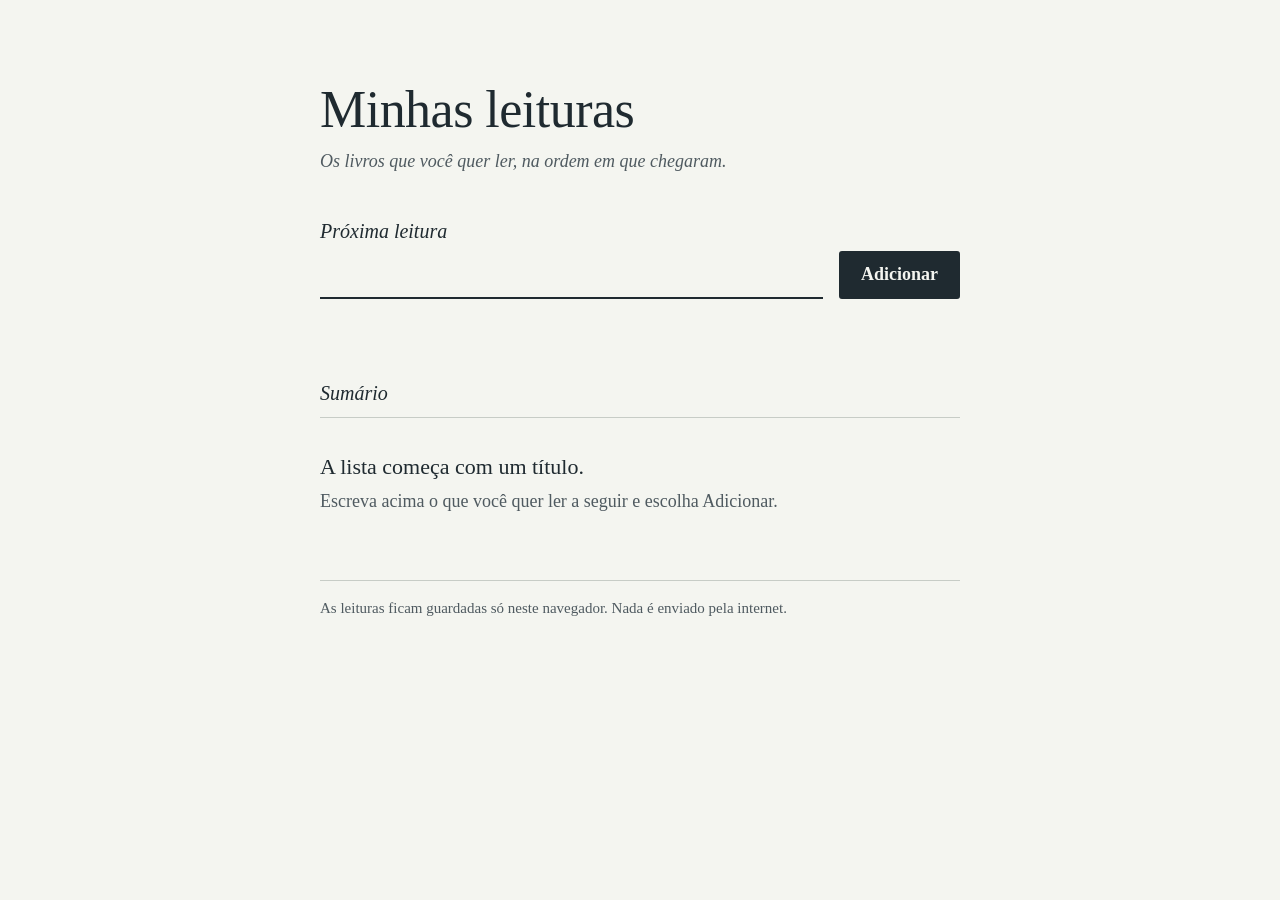
<file: examples/vs01-leituras/app/index.html>
<!doctype html>
<html lang="pt-BR">
<head>
  <meta charset="utf-8">
  <meta name="viewport" content="width=device-width, initial-scale=1">
  <meta name="description" content="Lista de leituras local: adicione títulos e marque o que já leu. Os dados ficam só neste navegador.">
  <title>Minhas leituras</title>
  <link rel="stylesheet" href="styles.css">
  <script src="app.js" defer></script>
</head>
<body>
  <!--
    Contrato com o teste E2E (TEST-003 a TEST-005). Mudar um destes IDs exige mudar o teste:
      #reading-form     formulário de adicionar
      #reading-title    campo do título (rótulo: "Próxima leitura")
      #reading-submit   botão Adicionar
      #reading-error    erro de validação, aria-live (FR-004)
      #storage-error    erro de armazenamento, role="alert" (FR-005)
      #reading-status   anúncios de sucesso, role="status"
      #reading-list     lista; cada item é li.entry[data-id] com input.entry-check (FR-003)
      #reading-summary  contagem "N para ler, N lidas"
      #empty-state      estado vazio
  -->
  <main class="page">
    <header class="masthead">
      <h1>Minhas leituras</h1>
      <p class="lede">Os livros que você quer ler, na ordem em que chegaram.</p>
    </header>

    <div id="storage-error" class="notice" role="alert" hidden></div>

    <form id="reading-form" class="add-form" novalidate>
      <label class="add-label" for="reading-title">Próxima leitura</label>
      <div class="add-row">
        <input id="reading-title" class="add-input" name="title" type="text" maxlength="200"
               autocomplete="off" required aria-required="true" aria-describedby="reading-error">
        <button id="reading-submit" class="button" type="submit">Adicionar</button>
      </div>
      <p id="reading-error" class="field-error" aria-live="assertive"></p>
    </form>

    <section class="contents" aria-labelledby="contents-title">
      <div class="contents-head">
        <h2 id="contents-title">Sumário</h2>
        <p id="reading-summary" class="summary"></p>
      </div>
      <ul id="reading-list" class="entries"></ul>
      <div id="empty-state" class="empty" hidden>
        <p class="empty-title">A lista começa com um título.</p>
        <p>Escreva acima o que você quer ler a seguir e escolha Adicionar.</p>
      </div>
      <noscript>
        <p class="notice">Esta lista precisa de JavaScript para guardar as leituras neste navegador.</p>
      </noscript>
    </section>

    <p id="reading-status" class="visually-hidden" role="status" aria-live="polite"></p>

    <footer class="colophon">
      <p>As leituras ficam guardadas só neste navegador. Nada é enviado pela internet.</p>
    </footer>
  </main>
</body>
</html>
</file>
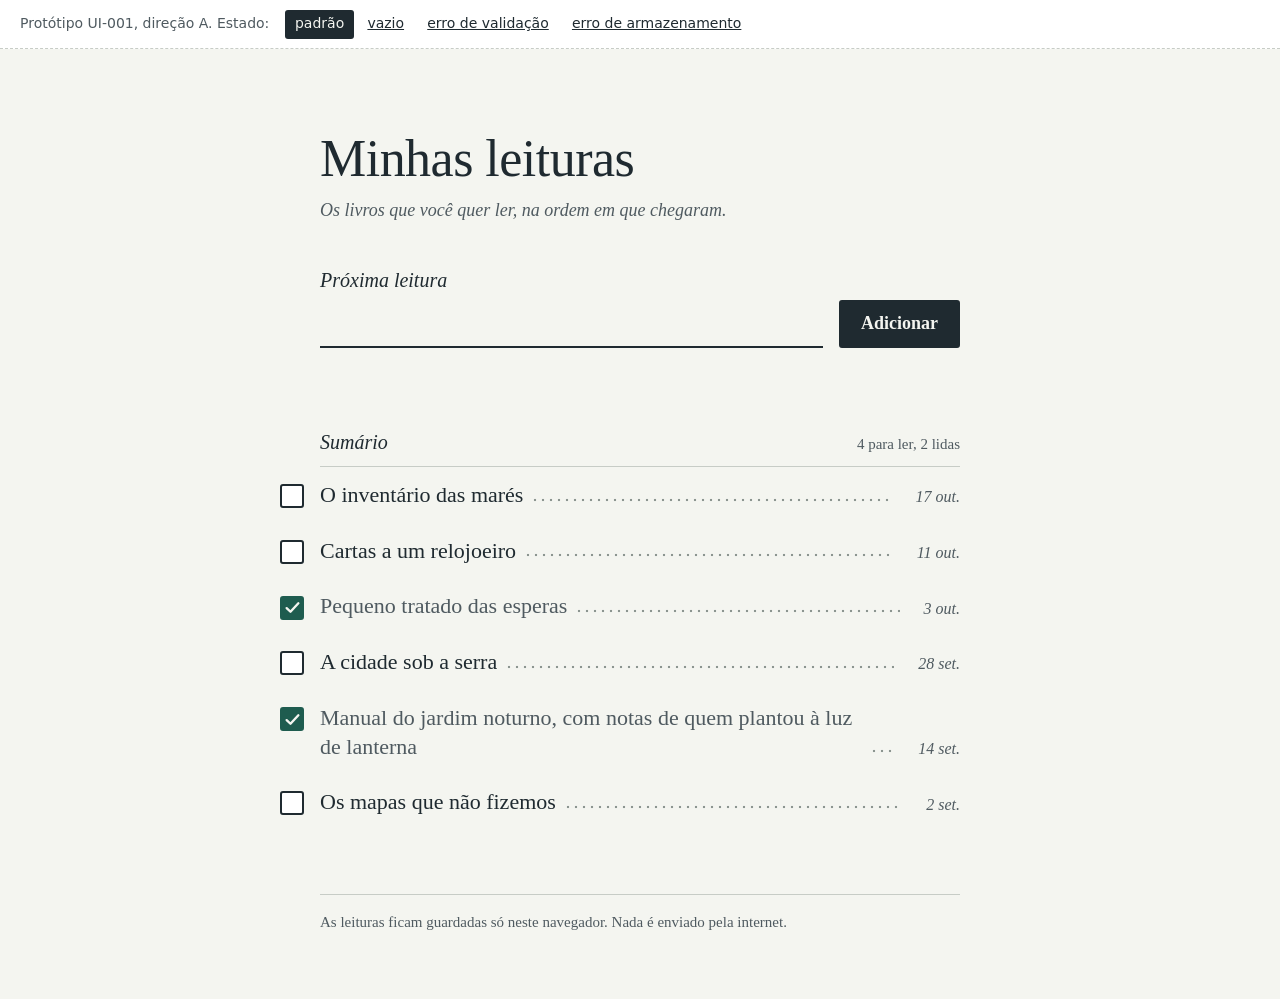
<file: examples/vs01-leituras/prototype/index.html>
<!doctype html>
<html lang="pt-BR" data-state="default">
<head>
  <meta charset="utf-8">
  <meta name="viewport" content="width=device-width, initial-scale=1">
  <title>Protótipo UI-001: Minhas leituras</title>
  <style>
/* Direção A (Sumário). Cópia congelada dos estilos para o protótipo; tokens em tokens.json. */

:root {
  --color-surface-page: #f4f5f0;
  --color-surface-raised: #ffffff;
  --color-surface-error: #f8e6e2;
  --color-surface-highlight: #e3ee9e;
  --color-text-primary: #1f2a30;
  --color-text-muted: #4f5a60;
  --color-text-inverse: #f4f5f0;
  --color-text-error: #a12a1f;
  --color-border-control: #1f2a30;
  --color-border-subtle: #c7ccc6;
  --color-border-error: #a12a1f;
  --color-decor-leader: #8c9590;
  --color-accent: #1e5c4f;
  --color-focus: #1e5c4f;

  --font-serif: "Iowan Old Style", "Palatino Linotype", Palatino, "URW Palladio L", P052, "Book Antiqua", Georgia, serif;
  --size-measure: 40rem;
  --size-check: 1.5rem;
  --border-control: 2px;
  --border-focus: 3px;
  --radius: 3px;
  --motion-highlight: 1400ms;

  color-scheme: light;
}

*,
*::before,
*::after {
  box-sizing: border-box;
}

html {
  -webkit-text-size-adjust: 100%;
  text-size-adjust: 100%;
}

body {
  margin: 0;
  background: var(--color-surface-page);
  color: var(--color-text-primary);
  font-family: var(--font-serif);
  font-size: 1.125rem;
  line-height: 1.55;
  font-variant-numeric: oldstyle-nums;
}

.visually-hidden {
  position: absolute;
  width: 1px;
  height: 1px;
  margin: -1px;
  padding: 0;
  overflow: hidden;
  clip: rect(0 0 0 0);
  clip-path: inset(50%);
  white-space: nowrap;
  border: 0;
}

:focus-visible {
  outline: var(--border-focus) solid var(--color-focus);
  outline-offset: 3px;
}

/* ---- Página ---------------------------------------------------------- */

.page {
  max-width: calc(var(--size-measure) + 2.5rem);
  margin: 0 auto;
  padding: 3rem 1.25rem 4rem;
}

.masthead h1 {
  margin: 0;
  font-size: 2.375rem;
  font-weight: 400;
  line-height: 1.15;
  letter-spacing: -0.01em;
}

.lede {
  margin: 0.5rem 0 0;
  color: var(--color-text-muted);
  font-style: italic;
}

/* ---- Aviso de armazenamento (FR-005) ---------------------------------- */

.notice {
  margin: 2rem 0 0;
  padding: 0.75rem 1rem;
  border-left: 4px solid var(--color-border-error);
  background: var(--color-surface-error);
  color: var(--color-text-primary);
}

.notice[hidden] {
  display: none;
}

.notice strong {
  color: var(--color-text-error);
}

.notice p {
  margin: 0;
}

.notice p + p {
  margin-top: 0.25rem;
}

/* ---- Formulário (FR-001, FR-004) -------------------------------------- */

.add-form {
  margin-top: 2.5rem;
}

.add-label {
  display: block;
  font-size: 1.25rem;
  font-style: italic;
}

.add-row {
  display: flex;
  flex-wrap: wrap;
  align-items: flex-end;
  gap: 0.75rem 1rem;
  margin-top: 0.25rem;
}

.add-input {
  flex: 1 1 10rem;
  min-width: 0;
  padding: 0.35rem 0;
  border: 0;
  border-bottom: var(--border-control) solid var(--color-border-control);
  border-radius: 0;
  background: transparent;
  color: inherit;
  font: inherit;
  font-size: 1.375rem;
  line-height: 1.3;
}

.add-input:focus-visible {
  outline-offset: 4px;
}

.add-input[aria-invalid="true"] {
  border-bottom-color: var(--color-border-error);
}

.button {
  flex: 0 0 auto;
  min-height: 2.75rem;
  padding: 0.5rem 1.25rem;
  border: var(--border-control) solid var(--color-border-control);
  border-radius: var(--radius);
  background: var(--color-border-control);
  color: var(--color-text-inverse);
  font: inherit;
  font-weight: 600;
  cursor: pointer;
}

.button:hover {
  background: var(--color-accent);
  border-color: var(--color-accent);
}

.field-error {
  min-height: 1.55em;
  margin: 0.5rem 0 0;
  color: var(--color-text-error);
  font-size: 0.9375rem;
}

/* ---- Sumário (a lista) ------------------------------------------------ */

.contents {
  margin-top: 3rem;
}

.contents-head {
  display: flex;
  flex-wrap: wrap;
  align-items: baseline;
  justify-content: space-between;
  gap: 0.25rem 1rem;
  padding-bottom: 0.5rem;
  border-bottom: 1px solid var(--color-border-subtle);
}

.contents-head h2 {
  margin: 0;
  font-size: 1.25rem;
  font-style: italic;
  font-weight: 400;
}

.summary {
  margin: 0;
  color: var(--color-text-muted);
  font-size: 0.9375rem;
}

.entries {
  margin: 0;
  padding: 0;
  list-style: none;
}

.entry {
  display: grid;
  grid-template-columns: var(--size-check) minmax(0, 1fr) auto;
  align-items: end;
  column-gap: 0.75rem;
  padding: 0.85rem 0;
}

.entry-check {
  appearance: none;
  -webkit-appearance: none;
  align-self: start;
  width: var(--size-check);
  height: var(--size-check);
  margin: 0.2rem 0 0;
  border: var(--border-control) solid var(--color-border-control);
  border-radius: var(--radius);
  background: var(--color-surface-raised) center / 1.05rem no-repeat;
  cursor: pointer;
}

.entry-check:checked {
  border-color: var(--color-accent);
  background-color: var(--color-accent);
  background-image: url("data:image/svg+xml,%3Csvg xmlns='http://www.w3.org/2000/svg' viewBox='0 0 16 16'%3E%3Cpath d='M2.5 8.6l3.6 3.4 7.4-8' fill='none' stroke='%23f4f5f0' stroke-width='2.2' stroke-linecap='round' stroke-linejoin='round'/%3E%3C/svg%3E");
}

.entry-line {
  display: flex;
  align-items: flex-end;
  min-width: 0;
}

.entry-title {
  flex: 0 1 auto;
  min-width: 0;
  font-size: 1.1875rem;
  line-height: 1.3;
  overflow-wrap: anywhere;
  cursor: pointer;
  box-decoration-break: clone;
  -webkit-box-decoration-break: clone;
}

.entry-leader {
  flex: 1 1 1.5rem;
  min-width: 1.5rem;
  height: 1.3em;
  margin: 0 0.5rem;
  background-image: radial-gradient(circle, var(--color-decor-leader) 1.1px, transparent 1.6px);
  background-position: left bottom 0.32em;
  background-repeat: repeat-x;
  background-size: 0.5rem 0.5rem;
}

.entry-date {
  color: var(--color-text-muted);
  font-size: 0.875rem;
  font-style: italic;
  white-space: nowrap;
  line-height: 1.3;
  padding-bottom: 0.1em;
}

.entry.is-done .entry-title {
  color: var(--color-text-muted);
}

.entry.is-new .entry-title {
  animation: marca-texto var(--motion-highlight) ease-out 1;
}

@keyframes marca-texto {
  from {
    background-color: var(--color-surface-highlight);
  }

  60% {
    background-color: var(--color-surface-highlight);
  }

  to {
    background-color: transparent;
  }
}

/* ---- Vazio ------------------------------------------------------------ */

.empty {
  padding: 2rem 0 0;
}

.empty[hidden] {
  display: none;
}

.empty-title {
  margin: 0;
  font-size: 1.375rem;
}

.empty p:not(.empty-title) {
  margin: 0.25rem 0 0;
  color: var(--color-text-muted);
}

/* ---- Rodapé ----------------------------------------------------------- */

.colophon {
  margin-top: 4rem;
  padding-top: 1rem;
  border-top: 1px solid var(--color-border-subtle);
  color: var(--color-text-muted);
  font-size: 0.9375rem;
}

.colophon p {
  margin: 0;
}

/* ---- Telas largas: título maior e marcação na margem ------------------- */

@media (min-width: 56rem) {
  .page {
    padding-top: 5rem;
  }

  .masthead h1 {
    font-size: 3.25rem;
  }

  .entries {
    margin-left: calc(-1 * (var(--size-check) + 1rem));
  }

  .entry {
    column-gap: 1rem;
  }

  .entry-title {
    font-size: 1.375rem;
  }

  .entry-date {
    font-size: 1rem;
  }
}

@media (prefers-reduced-motion: reduce) {
  *,
  *::before,
  *::after {
    animation: none !important;
    transition: none !important;
    scroll-behavior: auto !important;
  }
}

@media (forced-colors: active) {
  .entry-check:checked {
    background-image: none;
    background-color: CanvasText;
  }

  .entry-leader {
    background-image: none;
  }
}

/* ---- Só do protótipo: barra de estados e troca de estado ------------- */

.proto-bar {
  display: flex;
  flex-wrap: wrap;
  align-items: center;
  gap: 0.25rem 1rem;
  padding: 0.6rem 1.25rem;
  border-bottom: 1px dashed var(--color-border-subtle);
  background: var(--color-surface-raised);
  color: var(--color-text-muted);
  font: 0.875rem/1.4 system-ui, -apple-system, "Segoe UI", Roboto, sans-serif;
}

.proto-bar p {
  margin: 0;
}

.proto-bar ul {
  display: flex;
  flex-wrap: wrap;
  gap: 0.25rem;
  margin: 0;
  padding: 0;
  list-style: none;
}

.proto-bar a {
  display: inline-block;
  padding: 0.3rem 0.6rem;
  border-radius: var(--radius);
  color: var(--color-text-primary);
}

.proto-bar a[aria-current="page"] {
  background: var(--color-border-control);
  color: var(--color-text-inverse);
  text-decoration: none;
}

.only-empty,
.only-error,
.only-storage {
  display: none;
}

[data-state="empty"] .only-empty,
[data-state="error"] .only-error,
[data-state="storage-error"] .only-storage {
  display: revert;
}

[data-state="empty"] .not-empty {
  display: none;
}

[data-state="error"] .add-input {
  border-bottom-color: var(--color-border-error);
}
  </style>
</head>
<body>
  <nav class="proto-bar" aria-label="Estados do protótipo">
    <p>Protótipo UI-001, direção A. Estado:</p>
    <ul>
      <li><a href="?state=default" data-state-link="default">padrão</a></li>
      <li><a href="?state=empty" data-state-link="empty">vazio</a></li>
      <li><a href="?state=error" data-state-link="error">erro de validação</a></li>
      <li><a href="?state=storage-error" data-state-link="storage-error">erro de armazenamento</a></li>
    </ul>
  </nav>

  <main class="page">
    <header class="masthead">
      <h1>Minhas leituras</h1>
      <p class="lede">Os livros que você quer ler, na ordem em que chegaram.</p>
    </header>

    <div class="notice only-storage" role="alert">
      <p><strong>Não foi possível salvar “Bordado para dias de chuva”.</strong></p>
      <p>O navegador recusou a gravação: o armazenamento local pode estar cheio ou bloqueado. A leitura não foi adicionada; o título continua no campo.</p>
    </div>

    <form class="add-form" id="proto-form" novalidate>
      <label class="add-label" for="proto-title">Próxima leitura</label>
      <div class="add-row">
        <input id="proto-title" class="add-input" type="text" maxlength="200" autocomplete="off"
               required aria-required="true" aria-describedby="proto-error">
        <button class="button" type="submit">Adicionar</button>
      </div>
      <p id="proto-error" class="field-error" aria-live="assertive"><span class="only-error">Escreva um título antes de adicionar. Espaços em branco não contam.</span></p>
    </form>

    <section class="contents" aria-labelledby="contents-title">
      <div class="contents-head">
        <h2 id="contents-title">Sumário</h2>
        <p class="summary not-empty">4 para ler, 2 lidas</p>
      </div>

      <ul class="entries not-empty">
        <li class="entry">
          <input class="entry-check" type="checkbox" id="p1">
          <div class="entry-line"><label class="entry-title" for="p1">O inventário das marés</label><span class="entry-leader" aria-hidden="true"></span></div>
          <time class="entry-date" datetime="2026-10-17"><span class="visually-hidden">adicionada em </span>17 out.</time>
        </li>
        <li class="entry">
          <input class="entry-check" type="checkbox" id="p2">
          <div class="entry-line"><label class="entry-title" for="p2">Cartas a um relojoeiro</label><span class="entry-leader" aria-hidden="true"></span></div>
          <time class="entry-date" datetime="2026-10-11"><span class="visually-hidden">adicionada em </span>11 out.</time>
        </li>
        <li class="entry is-done">
          <input class="entry-check" type="checkbox" id="p3" checked>
          <div class="entry-line"><label class="entry-title" for="p3">Pequeno tratado das esperas</label><span class="entry-leader" aria-hidden="true"></span></div>
          <time class="entry-date" datetime="2026-10-03"><span class="visually-hidden">adicionada em </span>3 out.</time>
        </li>
        <li class="entry">
          <input class="entry-check" type="checkbox" id="p4">
          <div class="entry-line"><label class="entry-title" for="p4">A cidade sob a serra</label><span class="entry-leader" aria-hidden="true"></span></div>
          <time class="entry-date" datetime="2026-09-28"><span class="visually-hidden">adicionada em </span>28 set.</time>
        </li>
        <li class="entry is-done">
          <input class="entry-check" type="checkbox" id="p5" checked>
          <div class="entry-line"><label class="entry-title" for="p5">Manual do jardim noturno, com notas de quem plantou à luz de lanterna</label><span class="entry-leader" aria-hidden="true"></span></div>
          <time class="entry-date" datetime="2026-09-14"><span class="visually-hidden">adicionada em </span>14 set.</time>
        </li>
        <li class="entry">
          <input class="entry-check" type="checkbox" id="p6">
          <div class="entry-line"><label class="entry-title" for="p6">Os mapas que não fizemos</label><span class="entry-leader" aria-hidden="true"></span></div>
          <time class="entry-date" datetime="2026-09-02"><span class="visually-hidden">adicionada em </span>2 set.</time>
        </li>
      </ul>

      <div class="empty only-empty">
        <p class="empty-title">A lista começa com um título.</p>
        <p>Escreva acima o que você quer ler a seguir e escolha Adicionar.</p>
      </div>
    </section>

    <footer class="colophon">
      <p>As leituras ficam guardadas só neste navegador. Nada é enviado pela internet.</p>
    </footer>
  </main>

  <script>
    (function () {
      var allowed = ["default", "empty", "error", "storage-error"];
      var asked = new URLSearchParams(window.location.search).get("state");
      var state = allowed.indexOf(asked) >= 0 ? asked : "default";
      document.documentElement.setAttribute("data-state", state);
      var links = document.querySelectorAll("[data-state-link]");
      for (var i = 0; i < links.length; i += 1) {
        if (links[i].getAttribute("data-state-link") === state) {
          links[i].setAttribute("aria-current", "page");
        }
      }
      var input = document.getElementById("proto-title");
      if (state === "error") {
        input.setAttribute("aria-invalid", "true");
      }
      if (state === "storage-error") {
        input.value = "Bordado para dias de chuva";
      }
      // Protótipo estático: o formulário não grava nada.
      document.getElementById("proto-form").addEventListener("submit", function (event) {
        event.preventDefault();
      });
    })();
  </script>
</body>
</html>
</file>
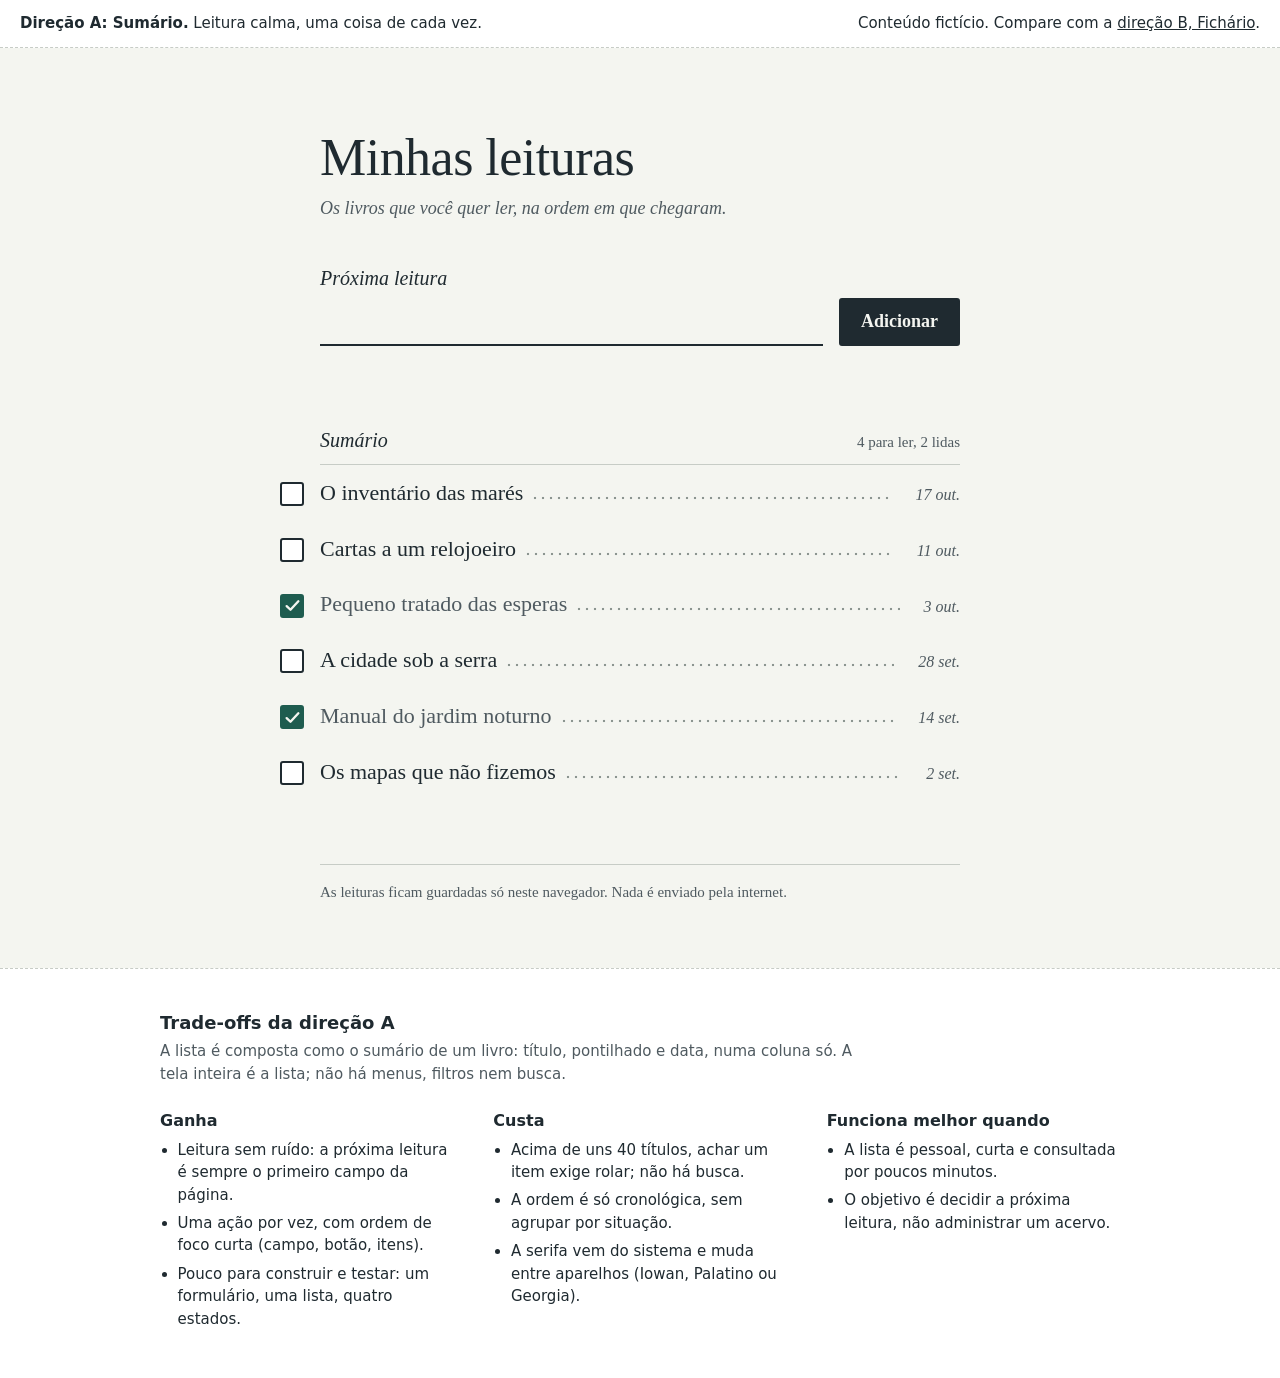
<file: examples/vs01-leituras/directions/A-editorial.html>
<!doctype html>
<html lang="pt-BR">
<head>
  <meta charset="utf-8">
  <meta name="viewport" content="width=device-width, initial-scale=1">
  <title>Direção A: Sumário</title>
  <style>
/* Direção A (Sumário). Mesmos estilos do protótipo; tokens em ../prototype/tokens.json. */

:root {
  --color-surface-page: #f4f5f0;
  --color-surface-raised: #ffffff;
  --color-surface-error: #f8e6e2;
  --color-surface-highlight: #e3ee9e;
  --color-text-primary: #1f2a30;
  --color-text-muted: #4f5a60;
  --color-text-inverse: #f4f5f0;
  --color-text-error: #a12a1f;
  --color-border-control: #1f2a30;
  --color-border-subtle: #c7ccc6;
  --color-border-error: #a12a1f;
  --color-decor-leader: #8c9590;
  --color-accent: #1e5c4f;
  --color-focus: #1e5c4f;

  --font-serif: "Iowan Old Style", "Palatino Linotype", Palatino, "URW Palladio L", P052, "Book Antiqua", Georgia, serif;
  --size-measure: 40rem;
  --size-check: 1.5rem;
  --border-control: 2px;
  --border-focus: 3px;
  --radius: 3px;
  --motion-highlight: 1400ms;

  color-scheme: light;
}

*,
*::before,
*::after {
  box-sizing: border-box;
}

html {
  -webkit-text-size-adjust: 100%;
  text-size-adjust: 100%;
}

body {
  margin: 0;
  background: var(--color-surface-page);
  color: var(--color-text-primary);
  font-family: var(--font-serif);
  font-size: 1.125rem;
  line-height: 1.55;
  font-variant-numeric: oldstyle-nums;
}

.visually-hidden {
  position: absolute;
  width: 1px;
  height: 1px;
  margin: -1px;
  padding: 0;
  overflow: hidden;
  clip: rect(0 0 0 0);
  clip-path: inset(50%);
  white-space: nowrap;
  border: 0;
}

:focus-visible {
  outline: var(--border-focus) solid var(--color-focus);
  outline-offset: 3px;
}

/* ---- Página ---------------------------------------------------------- */

.page {
  max-width: calc(var(--size-measure) + 2.5rem);
  margin: 0 auto;
  padding: 3rem 1.25rem 4rem;
}

.masthead h1 {
  margin: 0;
  font-size: 2.375rem;
  font-weight: 400;
  line-height: 1.15;
  letter-spacing: -0.01em;
}

.lede {
  margin: 0.5rem 0 0;
  color: var(--color-text-muted);
  font-style: italic;
}

/* ---- Aviso de armazenamento (FR-005) ---------------------------------- */

.notice {
  margin: 2rem 0 0;
  padding: 0.75rem 1rem;
  border-left: 4px solid var(--color-border-error);
  background: var(--color-surface-error);
  color: var(--color-text-primary);
}

.notice[hidden] {
  display: none;
}

.notice strong {
  color: var(--color-text-error);
}

.notice p {
  margin: 0;
}

.notice p + p {
  margin-top: 0.25rem;
}

/* ---- Formulário (FR-001, FR-004) -------------------------------------- */

.add-form {
  margin-top: 2.5rem;
}

.add-label {
  display: block;
  font-size: 1.25rem;
  font-style: italic;
}

.add-row {
  display: flex;
  flex-wrap: wrap;
  align-items: flex-end;
  gap: 0.75rem 1rem;
  margin-top: 0.25rem;
}

.add-input {
  flex: 1 1 10rem;
  min-width: 0;
  padding: 0.35rem 0;
  border: 0;
  border-bottom: var(--border-control) solid var(--color-border-control);
  border-radius: 0;
  background: transparent;
  color: inherit;
  font: inherit;
  font-size: 1.375rem;
  line-height: 1.3;
}

.add-input:focus-visible {
  outline-offset: 4px;
}

.add-input[aria-invalid="true"] {
  border-bottom-color: var(--color-border-error);
}

.button {
  flex: 0 0 auto;
  min-height: 2.75rem;
  padding: 0.5rem 1.25rem;
  border: var(--border-control) solid var(--color-border-control);
  border-radius: var(--radius);
  background: var(--color-border-control);
  color: var(--color-text-inverse);
  font: inherit;
  font-weight: 600;
  cursor: pointer;
}

.button:hover {
  background: var(--color-accent);
  border-color: var(--color-accent);
}

.field-error {
  min-height: 1.55em;
  margin: 0.5rem 0 0;
  color: var(--color-text-error);
  font-size: 0.9375rem;
}

/* ---- Sumário (a lista) ------------------------------------------------ */

.contents {
  margin-top: 3rem;
}

.contents-head {
  display: flex;
  flex-wrap: wrap;
  align-items: baseline;
  justify-content: space-between;
  gap: 0.25rem 1rem;
  padding-bottom: 0.5rem;
  border-bottom: 1px solid var(--color-border-subtle);
}

.contents-head h2 {
  margin: 0;
  font-size: 1.25rem;
  font-style: italic;
  font-weight: 400;
}

.summary {
  margin: 0;
  color: var(--color-text-muted);
  font-size: 0.9375rem;
}

.entries {
  margin: 0;
  padding: 0;
  list-style: none;
}

.entry {
  display: grid;
  grid-template-columns: var(--size-check) minmax(0, 1fr) auto;
  align-items: end;
  column-gap: 0.75rem;
  padding: 0.85rem 0;
}

.entry-check {
  appearance: none;
  -webkit-appearance: none;
  align-self: start;
  width: var(--size-check);
  height: var(--size-check);
  margin: 0.2rem 0 0;
  border: var(--border-control) solid var(--color-border-control);
  border-radius: var(--radius);
  background: var(--color-surface-raised) center / 1.05rem no-repeat;
  cursor: pointer;
}

.entry-check:checked {
  border-color: var(--color-accent);
  background-color: var(--color-accent);
  background-image: url("data:image/svg+xml,%3Csvg xmlns='http://www.w3.org/2000/svg' viewBox='0 0 16 16'%3E%3Cpath d='M2.5 8.6l3.6 3.4 7.4-8' fill='none' stroke='%23f4f5f0' stroke-width='2.2' stroke-linecap='round' stroke-linejoin='round'/%3E%3C/svg%3E");
}

.entry-line {
  display: flex;
  align-items: flex-end;
  min-width: 0;
}

.entry-title {
  flex: 0 1 auto;
  min-width: 0;
  font-size: 1.1875rem;
  line-height: 1.3;
  overflow-wrap: anywhere;
  cursor: pointer;
  box-decoration-break: clone;
  -webkit-box-decoration-break: clone;
}

.entry-leader {
  flex: 1 1 1.5rem;
  min-width: 1.5rem;
  height: 1.3em;
  margin: 0 0.5rem;
  background-image: radial-gradient(circle, var(--color-decor-leader) 1.1px, transparent 1.6px);
  background-position: left bottom 0.32em;
  background-repeat: repeat-x;
  background-size: 0.5rem 0.5rem;
}

.entry-date {
  color: var(--color-text-muted);
  font-size: 0.875rem;
  font-style: italic;
  white-space: nowrap;
  line-height: 1.3;
  padding-bottom: 0.1em;
}

.entry.is-done .entry-title {
  color: var(--color-text-muted);
}

.entry.is-new .entry-title {
  animation: marca-texto var(--motion-highlight) ease-out 1;
}

@keyframes marca-texto {
  from {
    background-color: var(--color-surface-highlight);
  }

  60% {
    background-color: var(--color-surface-highlight);
  }

  to {
    background-color: transparent;
  }
}

/* ---- Vazio ------------------------------------------------------------ */

.empty {
  padding: 2rem 0 0;
}

.empty[hidden] {
  display: none;
}

.empty-title {
  margin: 0;
  font-size: 1.375rem;
}

.empty p:not(.empty-title) {
  margin: 0.25rem 0 0;
  color: var(--color-text-muted);
}

/* ---- Rodapé ----------------------------------------------------------- */

.colophon {
  margin-top: 4rem;
  padding-top: 1rem;
  border-top: 1px solid var(--color-border-subtle);
  color: var(--color-text-muted);
  font-size: 0.9375rem;
}

.colophon p {
  margin: 0;
}

/* ---- Telas largas: título maior e marcação na margem ------------------- */

@media (min-width: 56rem) {
  .page {
    padding-top: 5rem;
  }

  .masthead h1 {
    font-size: 3.25rem;
  }

  .entries {
    margin-left: calc(-1 * (var(--size-check) + 1rem));
  }

  .entry {
    column-gap: 1rem;
  }

  .entry-title {
    font-size: 1.375rem;
  }

  .entry-date {
    font-size: 1rem;
  }
}

@media (prefers-reduced-motion: reduce) {
  *,
  *::before,
  *::after {
    animation: none !important;
    transition: none !important;
    scroll-behavior: auto !important;
  }
}

@media (forced-colors: active) {
  .entry-check:checked {
    background-image: none;
    background-color: CanvasText;
  }

  .entry-leader {
    background-image: none;
  }
}

/* ---- Moldura de revisão (não faz parte da tela proposta) ------------- */

.review {
  font: 0.9375rem/1.5 system-ui, -apple-system, "Segoe UI", Roboto, sans-serif;
  color: var(--color-text-primary);
  background: var(--color-surface-raised);
}

.review a {
  color: inherit;
}

.review-top {
  display: flex;
  flex-wrap: wrap;
  justify-content: space-between;
  gap: 0.25rem 1.5rem;
  padding: 0.75rem 1.25rem;
  border-bottom: 1px dashed var(--color-border-subtle);
}

.review-top p {
  margin: 0;
}

.tradeoffs {
  border-top: 1px dashed var(--color-border-subtle);
  padding: 2.5rem 1.25rem 3rem;
}

.tradeoffs-inner {
  max-width: 60rem;
  margin: 0 auto;
}

.tradeoffs h2 {
  margin: 0 0 0.25rem;
  font-size: 1.125rem;
}

.tradeoffs-intro {
  max-width: 44rem;
  margin: 0 0 1.5rem;
  color: var(--color-text-muted);
}

.tradeoffs-grid {
  display: grid;
  grid-template-columns: repeat(auto-fit, minmax(16rem, 1fr));
  gap: 1.5rem 2.5rem;
}

.tradeoffs h3 {
  margin: 0 0 0.35rem;
  font-size: 1rem;
}

.tradeoffs ul {
  margin: 0;
  padding-left: 1.1rem;
}

.tradeoffs li + li {
  margin-top: 0.35rem;
}
  </style>
</head>
<body>
  <div class="review">
    <div class="review-top">
      <p><strong>Direção A: Sumário.</strong> Leitura calma, uma coisa de cada vez.</p>
      <p>Conteúdo fictício. Compare com a <a href="B-biblioteca.html">direção B, Fichário</a>.</p>
    </div>
  </div>

  <main class="page" aria-label="Tela proposta">
    <header class="masthead">
      <h1>Minhas leituras</h1>
      <p class="lede">Os livros que você quer ler, na ordem em que chegaram.</p>
    </header>

    <form class="add-form" onsubmit="return false">
      <label class="add-label" for="a-title">Próxima leitura</label>
      <div class="add-row">
        <input id="a-title" class="add-input" type="text" autocomplete="off">
        <button class="button" type="submit">Adicionar</button>
      </div>
      <p class="field-error"></p>
    </form>

    <section class="contents" aria-labelledby="a-contents">
      <div class="contents-head">
        <h2 id="a-contents">Sumário</h2>
        <p class="summary">4 para ler, 2 lidas</p>
      </div>
      <ul class="entries">
        <li class="entry">
          <input class="entry-check" type="checkbox" id="a1">
          <div class="entry-line"><label class="entry-title" for="a1">O inventário das marés</label><span class="entry-leader" aria-hidden="true"></span></div>
          <time class="entry-date" datetime="2026-10-17">17 out.</time>
        </li>
        <li class="entry">
          <input class="entry-check" type="checkbox" id="a2">
          <div class="entry-line"><label class="entry-title" for="a2">Cartas a um relojoeiro</label><span class="entry-leader" aria-hidden="true"></span></div>
          <time class="entry-date" datetime="2026-10-11">11 out.</time>
        </li>
        <li class="entry is-done">
          <input class="entry-check" type="checkbox" id="a3" checked>
          <div class="entry-line"><label class="entry-title" for="a3">Pequeno tratado das esperas</label><span class="entry-leader" aria-hidden="true"></span></div>
          <time class="entry-date" datetime="2026-10-03">3 out.</time>
        </li>
        <li class="entry">
          <input class="entry-check" type="checkbox" id="a4">
          <div class="entry-line"><label class="entry-title" for="a4">A cidade sob a serra</label><span class="entry-leader" aria-hidden="true"></span></div>
          <time class="entry-date" datetime="2026-09-28">28 set.</time>
        </li>
        <li class="entry is-done">
          <input class="entry-check" type="checkbox" id="a5" checked>
          <div class="entry-line"><label class="entry-title" for="a5">Manual do jardim noturno</label><span class="entry-leader" aria-hidden="true"></span></div>
          <time class="entry-date" datetime="2026-09-14">14 set.</time>
        </li>
        <li class="entry">
          <input class="entry-check" type="checkbox" id="a6">
          <div class="entry-line"><label class="entry-title" for="a6">Os mapas que não fizemos</label><span class="entry-leader" aria-hidden="true"></span></div>
          <time class="entry-date" datetime="2026-09-02">2 set.</time>
        </li>
      </ul>
    </section>

    <footer class="colophon">
      <p>As leituras ficam guardadas só neste navegador. Nada é enviado pela internet.</p>
    </footer>
  </main>

  <aside class="review tradeoffs" aria-labelledby="a-tradeoffs">
    <div class="tradeoffs-inner">
      <h2 id="a-tradeoffs">Trade-offs da direção A</h2>
      <p class="tradeoffs-intro">A lista é composta como o sumário de um livro: título, pontilhado e data, numa coluna só. A tela inteira é a lista; não há menus, filtros nem busca.</p>
      <div class="tradeoffs-grid">
        <section>
          <h3>Ganha</h3>
          <ul>
            <li>Leitura sem ruído: a próxima leitura é sempre o primeiro campo da página.</li>
            <li>Uma ação por vez, com ordem de foco curta (campo, botão, itens).</li>
            <li>Pouco para construir e testar: um formulário, uma lista, quatro estados.</li>
          </ul>
        </section>
        <section>
          <h3>Custa</h3>
          <ul>
            <li>Acima de uns 40 títulos, achar um item exige rolar; não há busca.</li>
            <li>A ordem é só cronológica, sem agrupar por situação.</li>
            <li>A serifa vem do sistema e muda entre aparelhos (Iowan, Palatino ou Georgia).</li>
          </ul>
        </section>
        <section>
          <h3>Funciona melhor quando</h3>
          <ul>
            <li>A lista é pessoal, curta e consultada por poucos minutos.</li>
            <li>O objetivo é decidir a próxima leitura, não administrar um acervo.</li>
          </ul>
        </section>
      </div>
    </div>
  </aside>
</body>
</html>
</file>
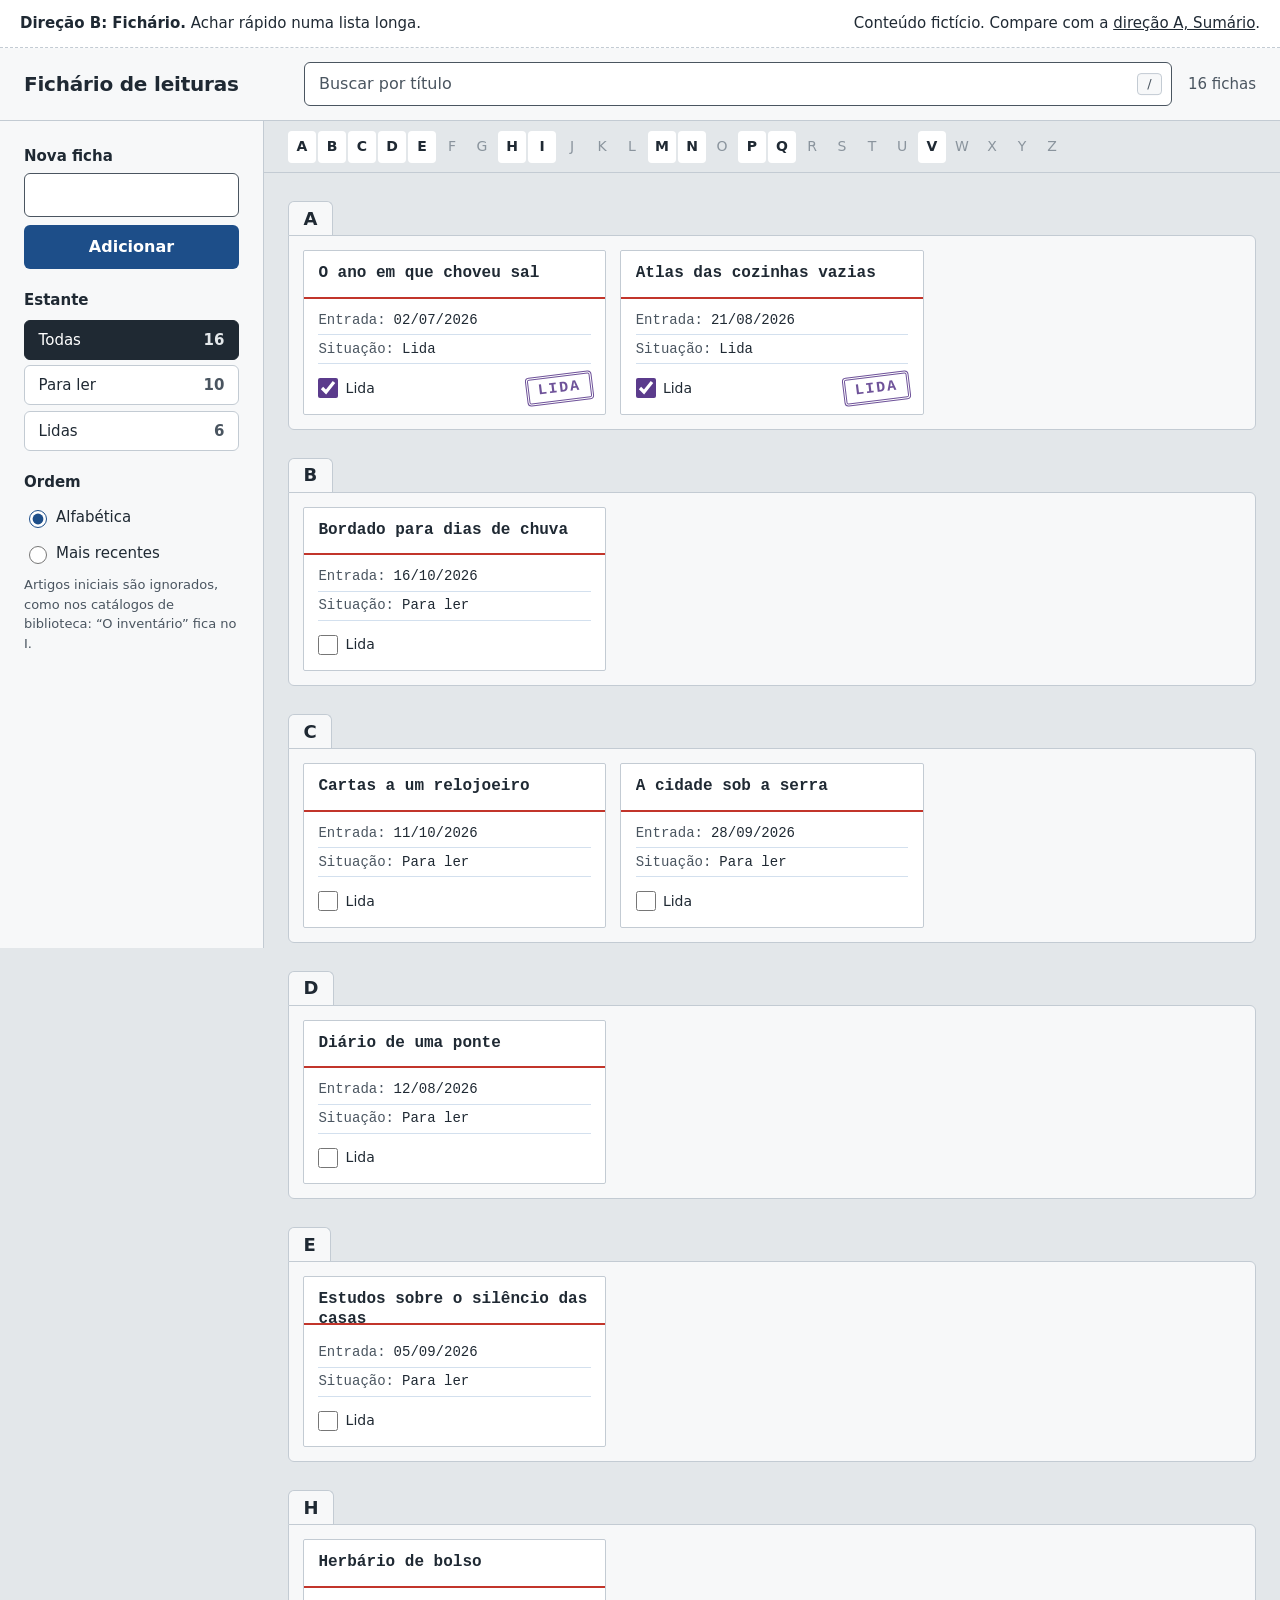
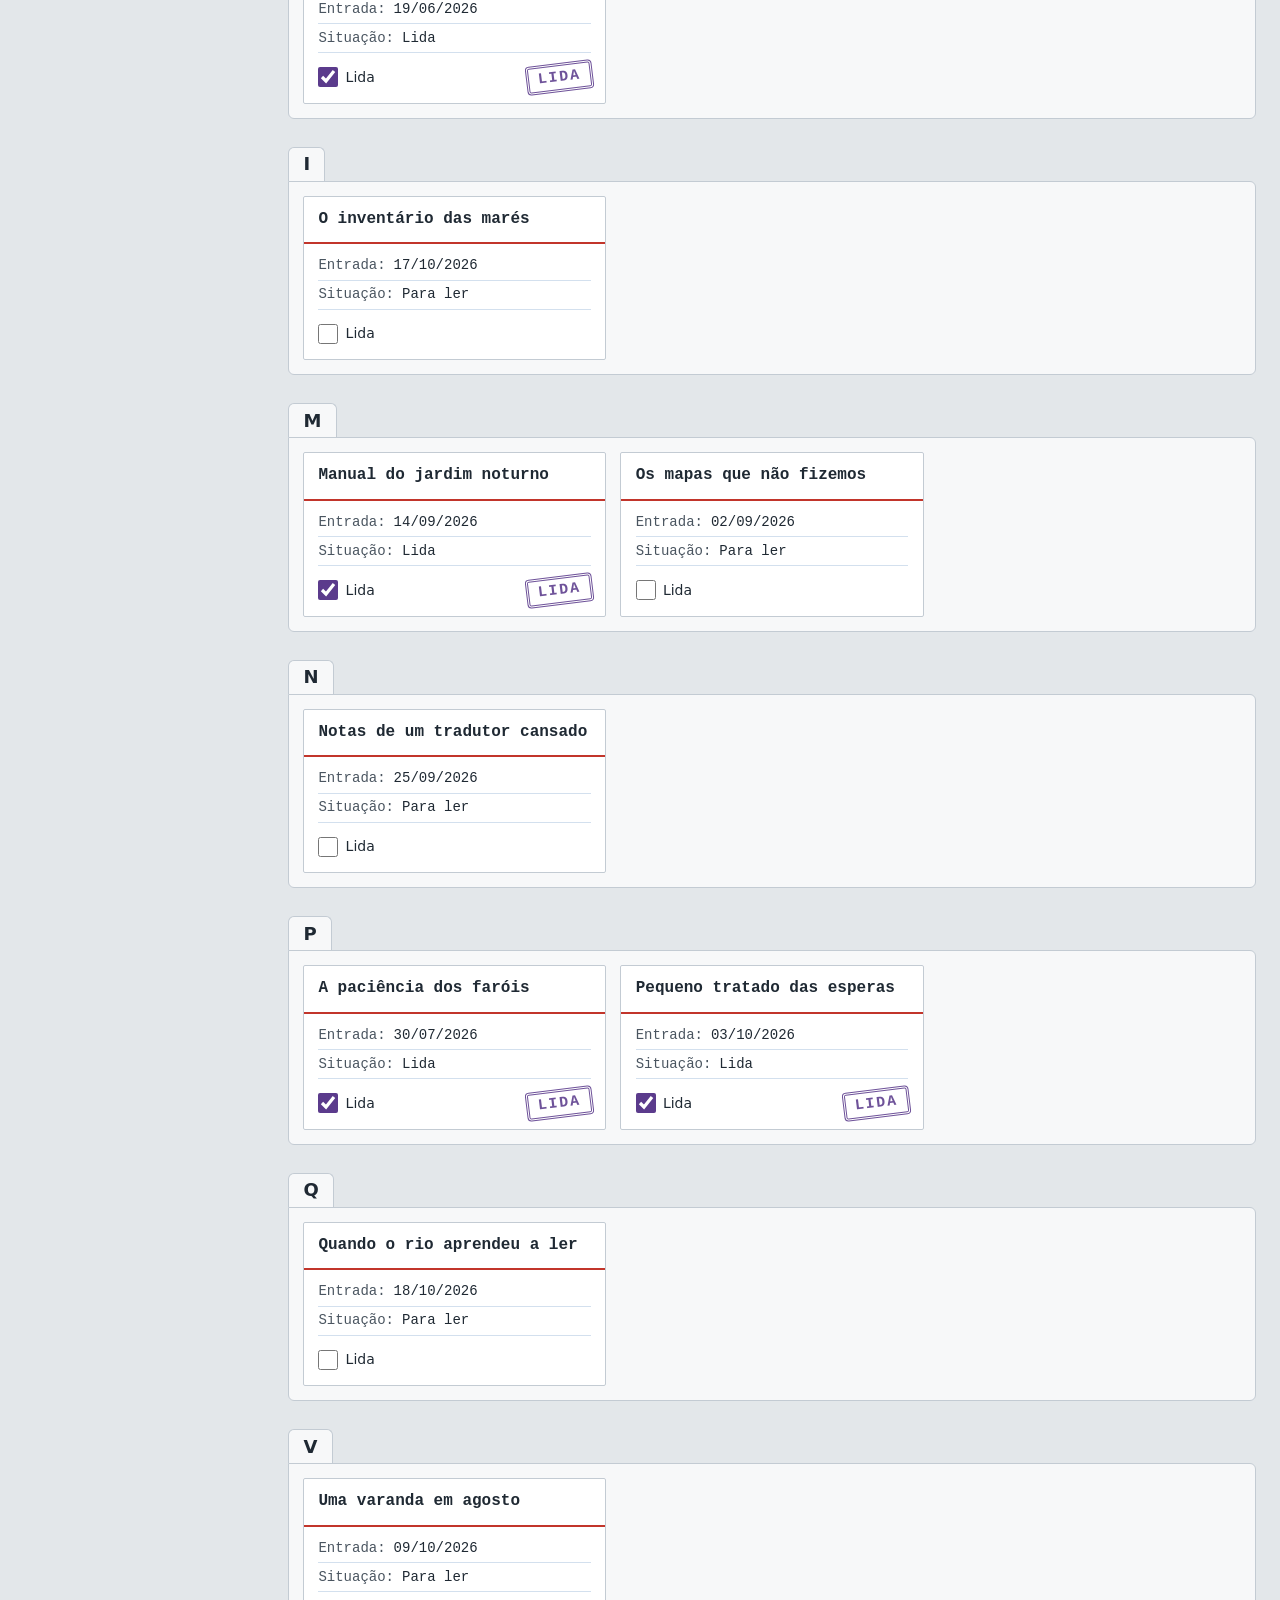
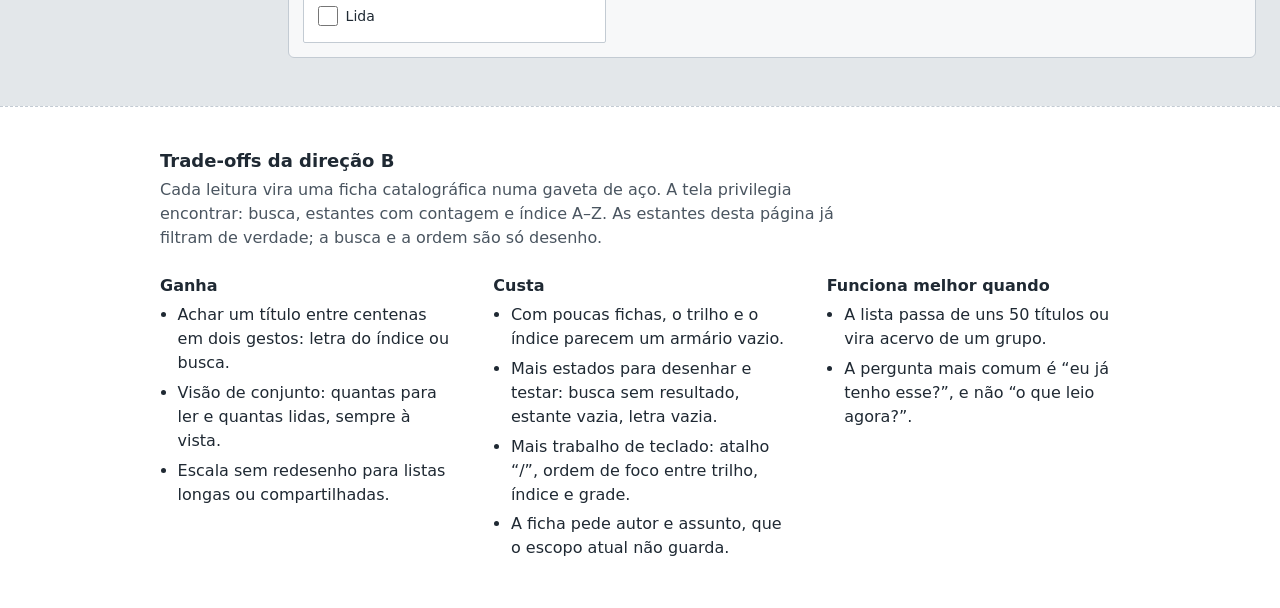
<file: examples/vs01-leituras/directions/B-biblioteca.html>
<!doctype html>
<html lang="pt-BR">
<head>
  <meta charset="utf-8">
  <meta name="viewport" content="width=device-width, initial-scale=1">
  <title>Direção B: Fichário</title>
  <style>
/* Direção B (Fichário). Fichas catalográficas num arquivo de aço: filtro, índice e grade. */

:root {
  --steel: #e3e7ea;
  --panel: #f7f8f9;
  --card: #ffffff;
  --ink: #1f2933;
  --muted: #4a5560;
  --line: #c3cbd3;
  --rule-red: #c2352b;
  --rule-blue: #d3e0ee;
  --stamp: #5b3b8c;
  --action: #1d4e89;
  --sans: system-ui, -apple-system, "Segoe UI", Roboto, "Helvetica Neue", sans-serif;
  --typewriter: "American Typewriter", "Courier Prime", "Courier New", Courier, monospace;
  color-scheme: light;
}

*, *::before, *::after { box-sizing: border-box; }

body {
  margin: 0;
  background: var(--steel);
  color: var(--ink);
  font: 1rem/1.5 var(--sans);
}

a { color: var(--action); }

:focus-visible {
  outline: 3px solid var(--action);
  outline-offset: 2px;
}

.visually-hidden {
  position: absolute; width: 1px; height: 1px; margin: -1px; padding: 0;
  overflow: hidden; clip: rect(0 0 0 0); clip-path: inset(50%); white-space: nowrap; border: 0;
}

/* ---- Moldura de revisão -------------------------------------------- */

.review-top {
  display: flex; flex-wrap: wrap; justify-content: space-between; gap: 0.25rem 1.5rem;
  padding: 0.75rem 1.25rem;
  background: var(--card);
  border-bottom: 1px dashed var(--line);
  font-size: 0.9375rem;
}
.review-top p { margin: 0; }
.review-top a { color: inherit; }

/* ---- Barra superior --------------------------------------------------- */

.bar {
  display: grid;
  grid-template-columns: 1fr auto;
  grid-template-areas: "title count" "search search";
  gap: 0.75rem 1rem;
  align-items: center;
  padding: 1rem 1.25rem;
  background: var(--panel);
  border-bottom: 1px solid var(--line);
}
.bar h1 { grid-area: title; margin: 0; font-size: 1.25rem; font-weight: 700; letter-spacing: -0.01em; }
.bar .count { grid-area: count; margin: 0; color: var(--muted); font-size: 0.9375rem; }
.search { grid-area: search; position: relative; }
.search input {
  width: 100%; min-height: 2.75rem; padding: 0.5rem 2.75rem 0.5rem 0.875rem;
  border: 1px solid var(--muted); border-radius: 6px; background: var(--card);
  color: inherit; font: inherit;
}
.search input::placeholder { color: var(--muted); opacity: 1; }
.search kbd {
  position: absolute; right: 0.6rem; top: 50%; transform: translateY(-50%);
  min-width: 1.6rem; padding: 0.05rem 0.4rem; border: 1px solid var(--line); border-radius: 4px;
  background: var(--panel); color: var(--muted); font: 0.8125rem/1.4 var(--sans); text-align: center;
}

/* ---- Trilho (nova ficha, estantes, ordem) ---------------------------- */

.layout { display: grid; grid-template-columns: minmax(0, 1fr); }

.rail { padding: 1.25rem; background: var(--panel); border-bottom: 1px solid var(--line); }
.rail h2, .rail legend { margin: 0 0 0.5rem; padding: 0; font-size: 0.9375rem; font-weight: 700; }
.rail fieldset { margin: 1.25rem 0 0; padding: 0; border: 0; }

.new-card label { display: block; margin-bottom: 0.35rem; font-size: 0.9375rem; font-weight: 700; }
.new-card .row { display: flex; gap: 0.5rem; }
.new-card input {
  flex: 1 1 auto; min-width: 0; min-height: 2.75rem; padding: 0.5rem 0.75rem;
  border: 1px solid var(--muted); border-radius: 6px; background: var(--card); color: inherit; font: inherit;
}
.btn {
  min-height: 2.75rem; padding: 0.5rem 1rem; border: 0; border-radius: 6px;
  background: var(--action); color: #ffffff; font: inherit; font-weight: 600; cursor: pointer;
}

.shelves { display: flex; flex-wrap: wrap; gap: 0.5rem; }
.shelf { position: relative; }
.shelf input { position: absolute; opacity: 0; inset: 0; margin: 0; cursor: pointer; }
.shelf span {
  display: inline-flex; gap: 0.5rem; align-items: center; min-height: 2.5rem; padding: 0.35rem 0.85rem;
  border: 1px solid var(--line); border-radius: 999px; background: var(--card); font-size: 0.9375rem;
}
.shelf b { color: var(--muted); font-weight: 600; font-variant-numeric: tabular-nums; }
.shelf input:checked + span { background: var(--ink); border-color: var(--ink); color: #ffffff; }
.shelf input:checked + span b { color: var(--steel); }
.shelf input:focus-visible + span { outline: 3px solid var(--action); outline-offset: 2px; }

.order { display: flex; flex-wrap: wrap; gap: 0.25rem 1rem; font-size: 0.9375rem; }
.order label { display: inline-flex; gap: 0.4rem; align-items: center; min-height: 2rem; }
.order input { width: 1.1rem; height: 1.1rem; accent-color: var(--action); }
.order-note { margin: 0.35rem 0 0; color: var(--muted); font-size: 0.8125rem; }

/* ---- Gaveta: índice A–Z e fichas ------------------------------------- */

.drawer { padding: 0 1.25rem 3rem; }

.index {
  position: sticky; top: 0; z-index: 1;
  margin: 0 -1.25rem; padding: 0.5rem 1.25rem;
  background: var(--steel); border-bottom: 1px solid var(--line);
  overflow-x: auto;
}
.index ul { display: flex; gap: 0.125rem; margin: 0; padding: 0; list-style: none; }
.index a, .index span {
  display: grid; place-items: center; min-width: 1.75rem; height: 2rem; border-radius: 4px;
  font-size: 0.875rem; font-weight: 700; text-decoration: none;
}
.index a { color: var(--ink); background: var(--card); }
.index a:hover { background: var(--ink); color: #ffffff; }
.index span { color: #8a949d; font-weight: 400; }

.letter { margin-top: 1.75rem; scroll-margin-top: 3.5rem; }

/* A divisória da gaveta: uma aba com a letra. */
.tab {
  display: inline-block; margin: 0; padding: 0.15rem 0.9rem 0.1rem;
  border: 1px solid var(--line); border-bottom: 0; border-radius: 6px 6px 0 0;
  background: var(--panel); font-size: 1.125rem; line-height: 1.6;
}

.cards {
  display: grid; grid-template-columns: repeat(auto-fill, minmax(15.5rem, 1fr)); gap: 0.875rem;
  margin: 0; padding: 0.875rem; list-style: none;
  border: 1px solid var(--line); border-radius: 0 6px 6px 6px; background: var(--panel);
}

.ficha {
  position: relative; display: flex; flex-direction: column; min-height: 9.5rem;
  padding: 0.75rem 0.9rem 0.6rem;
  border: 1px solid var(--line); border-radius: 2px;
  background: var(--card);
}
.ficha::before {
  content: ""; position: absolute; left: 0; right: 0; top: 2.85rem;
  border-top: 2px solid var(--rule-red);
}
.ficha-title {
  min-height: 2.1rem; margin: 0; font: 700 1rem/1.25 var(--typewriter);
  display: -webkit-box; -webkit-line-clamp: 2; -webkit-box-orient: vertical; overflow: hidden;
}
.ficha-meta { margin: 0.6rem 0 0.5rem; font: 0.875rem/1.45rem var(--typewriter); }
.ficha-meta div { display: flex; gap: 0.5rem; padding: 0.15rem 0; border-bottom: 1px solid var(--rule-blue); }
.ficha-meta dt { color: var(--muted); }
.ficha-meta dt::after { content: ":"; }
.ficha-meta dd { margin: 0; }
.ficha-check {
  display: inline-flex; gap: 0.45rem; align-items: center; align-self: flex-start;
  min-height: 2rem; margin-top: auto; font-size: 0.875rem; cursor: pointer;
}
.ficha-check input { width: 1.25rem; height: 1.25rem; margin: 0; accent-color: var(--stamp); }

/* O carimbo: a única ousadia desta direção. */
.stamp {
  position: absolute; right: 0.8rem; bottom: 0.7rem;
  padding: 0.1rem 0.55rem;
  border: 3px double var(--stamp); border-radius: 4px;
  color: var(--stamp); font: 700 0.9375rem/1.3 var(--typewriter);
  letter-spacing: 0.12em; text-transform: uppercase;
  transform: rotate(-7deg); opacity: 0.88;
}

/* Estantes filtram as fichas sem JavaScript. */
body:has(#estante-ler:checked) .ficha[data-status="lida"],
body:has(#estante-lidas:checked) .ficha[data-status="ler"] { display: none; }

/* ---- Trade-offs ------------------------------------------------------ */

.tradeoffs { padding: 2.5rem 1.25rem 3rem; background: var(--card); border-top: 1px dashed var(--line); }
.tradeoffs-inner { max-width: 60rem; margin: 0 auto; }
.tradeoffs h2 { margin: 0 0 0.25rem; font-size: 1.125rem; }
.tradeoffs-intro { max-width: 44rem; margin: 0 0 1.5rem; color: var(--muted); }
.tradeoffs-grid { display: grid; grid-template-columns: repeat(auto-fit, minmax(16rem, 1fr)); gap: 1.5rem 2.5rem; }
.tradeoffs h3 { margin: 0 0 0.35rem; font-size: 1rem; }
.tradeoffs ul { margin: 0; padding-left: 1.1rem; }
.tradeoffs li + li { margin-top: 0.35rem; }

/* ---- Telas largas: trilho fixo à esquerda ---------------------------- */

@media (min-width: 52rem) {
  .bar { grid-template-columns: 16.5rem minmax(0, 1fr) auto; grid-template-areas: "title search count"; padding: 0.9rem 1.5rem; }
  .layout { grid-template-columns: 16.5rem minmax(0, 1fr); align-items: start; }
  .rail { position: sticky; top: 0; min-height: calc(100vh - 4.6rem); padding: 1.5rem; border-bottom: 0; border-right: 1px solid var(--line); }
  .new-card .row { flex-direction: column; }
  .shelves { flex-direction: column; gap: 0.35rem; }
  .shelf span { display: flex; justify-content: space-between; border-radius: 6px; }
  .drawer { padding: 0 1.5rem 3rem; }
  .index { margin: 0 -1.5rem; padding: 0.6rem 1.5rem; }
}

@media (prefers-reduced-motion: reduce) {
  html { scroll-behavior: auto; }
}
@media (prefers-reduced-motion: no-preference) {
  html { scroll-behavior: smooth; }
}

@media (forced-colors: active) {
  .ficha { background: Canvas; }
  .shelf input:checked + span { outline: 2px solid Highlight; }
}
  </style>
</head>
<body>
  <div class="review-top">
    <p><strong>Direção B: Fichário.</strong> Achar rápido numa lista longa.</p>
    <p>Conteúdo fictício. Compare com a <a href="A-editorial.html">direção A, Sumário</a>.</p>
  </div>

  <header class="bar">
    <h1>Fichário de leituras</h1>
    <form class="search" role="search" onsubmit="return false">
      <label class="visually-hidden" for="b-search">Buscar por título</label>
      <input id="b-search" type="search" placeholder="Buscar por título" autocomplete="off" aria-describedby="b-search-key">
      <kbd id="b-search-key" title="Atalho: barra">/</kbd>
    </form>
    <p class="count">16 fichas</p>
  </header>

  <div class="layout">
    <aside class="rail" aria-label="Nova ficha e filtros">
      <form class="new-card" onsubmit="return false">
        <label for="b-new">Nova ficha</label>
        <div class="row">
          <input id="b-new" type="text" autocomplete="off">
          <button class="btn" type="submit">Adicionar</button>
        </div>
      </form>

      <fieldset>
        <legend>Estante</legend>
        <div class="shelves">
          <label class="shelf"><input type="radio" name="estante" id="estante-todas" checked><span>Todas <b>16</b></span></label>
          <label class="shelf"><input type="radio" name="estante" id="estante-ler"><span>Para ler <b>10</b></span></label>
          <label class="shelf"><input type="radio" name="estante" id="estante-lidas"><span>Lidas <b>6</b></span></label>
        </div>
      </fieldset>

      <fieldset>
        <legend>Ordem</legend>
        <div class="order">
          <label><input type="radio" name="ordem" checked> Alfabética</label>
          <label><input type="radio" name="ordem"> Mais recentes</label>
        </div>
        <p class="order-note">Artigos iniciais são ignorados, como nos catálogos de biblioteca: “O inventário” fica no I.</p>
      </fieldset>
    </aside>

    <main class="drawer" aria-label="Tela proposta: fichas">
      <nav class="index" aria-label="Índice alfabético"><ul><li><a href="#letra-a">A</a></li><li><a href="#letra-b">B</a></li><li><a href="#letra-c">C</a></li><li><a href="#letra-d">D</a></li><li><a href="#letra-e">E</a></li><li><span aria-hidden="true">F</span></li><li><span aria-hidden="true">G</span></li><li><a href="#letra-h">H</a></li><li><a href="#letra-i">I</a></li><li><span aria-hidden="true">J</span></li><li><span aria-hidden="true">K</span></li><li><span aria-hidden="true">L</span></li><li><a href="#letra-m">M</a></li><li><a href="#letra-n">N</a></li><li><span aria-hidden="true">O</span></li><li><a href="#letra-p">P</a></li><li><a href="#letra-q">Q</a></li><li><span aria-hidden="true">R</span></li><li><span aria-hidden="true">S</span></li><li><span aria-hidden="true">T</span></li><li><span aria-hidden="true">U</span></li><li><a href="#letra-v">V</a></li><li><span aria-hidden="true">W</span></li><li><span aria-hidden="true">X</span></li><li><span aria-hidden="true">Y</span></li><li><span aria-hidden="true">Z</span></li></ul></nav>
      <section class="letter" id="letra-a" aria-labelledby="t-a">
        <h2 class="tab" id="t-a">A</h2>
        <ul class="cards">
          <li class="ficha" data-status="lida">
            <h3 class="ficha-title">O ano em que choveu sal</h3>
            <dl class="ficha-meta"><div><dt>Entrada</dt><dd>02/07/2026</dd></div><div><dt>Situação</dt><dd>Lida</dd></div></dl>
            <label class="ficha-check"><input type="checkbox" checked> Lida</label>
            <span class="stamp" aria-hidden="true">Lida</span>
          </li>
          <li class="ficha" data-status="lida">
            <h3 class="ficha-title">Atlas das cozinhas vazias</h3>
            <dl class="ficha-meta"><div><dt>Entrada</dt><dd>21/08/2026</dd></div><div><dt>Situação</dt><dd>Lida</dd></div></dl>
            <label class="ficha-check"><input type="checkbox" checked> Lida</label>
            <span class="stamp" aria-hidden="true">Lida</span>
          </li>
        </ul>
      </section>
      <section class="letter" id="letra-b" aria-labelledby="t-b">
        <h2 class="tab" id="t-b">B</h2>
        <ul class="cards">
          <li class="ficha" data-status="ler">
            <h3 class="ficha-title">Bordado para dias de chuva</h3>
            <dl class="ficha-meta"><div><dt>Entrada</dt><dd>16/10/2026</dd></div><div><dt>Situação</dt><dd>Para ler</dd></div></dl>
            <label class="ficha-check"><input type="checkbox"> Lida</label>
          </li>
        </ul>
      </section>
      <section class="letter" id="letra-c" aria-labelledby="t-c">
        <h2 class="tab" id="t-c">C</h2>
        <ul class="cards">
          <li class="ficha" data-status="ler">
            <h3 class="ficha-title">Cartas a um relojoeiro</h3>
            <dl class="ficha-meta"><div><dt>Entrada</dt><dd>11/10/2026</dd></div><div><dt>Situação</dt><dd>Para ler</dd></div></dl>
            <label class="ficha-check"><input type="checkbox"> Lida</label>
          </li>
          <li class="ficha" data-status="ler">
            <h3 class="ficha-title">A cidade sob a serra</h3>
            <dl class="ficha-meta"><div><dt>Entrada</dt><dd>28/09/2026</dd></div><div><dt>Situação</dt><dd>Para ler</dd></div></dl>
            <label class="ficha-check"><input type="checkbox"> Lida</label>
          </li>
        </ul>
      </section>
      <section class="letter" id="letra-d" aria-labelledby="t-d">
        <h2 class="tab" id="t-d">D</h2>
        <ul class="cards">
          <li class="ficha" data-status="ler">
            <h3 class="ficha-title">Diário de uma ponte</h3>
            <dl class="ficha-meta"><div><dt>Entrada</dt><dd>12/08/2026</dd></div><div><dt>Situação</dt><dd>Para ler</dd></div></dl>
            <label class="ficha-check"><input type="checkbox"> Lida</label>
          </li>
        </ul>
      </section>
      <section class="letter" id="letra-e" aria-labelledby="t-e">
        <h2 class="tab" id="t-e">E</h2>
        <ul class="cards">
          <li class="ficha" data-status="ler">
            <h3 class="ficha-title">Estudos sobre o silêncio das casas</h3>
            <dl class="ficha-meta"><div><dt>Entrada</dt><dd>05/09/2026</dd></div><div><dt>Situação</dt><dd>Para ler</dd></div></dl>
            <label class="ficha-check"><input type="checkbox"> Lida</label>
          </li>
        </ul>
      </section>
      <section class="letter" id="letra-h" aria-labelledby="t-h">
        <h2 class="tab" id="t-h">H</h2>
        <ul class="cards">
          <li class="ficha" data-status="lida">
            <h3 class="ficha-title">Herbário de bolso</h3>
            <dl class="ficha-meta"><div><dt>Entrada</dt><dd>19/06/2026</dd></div><div><dt>Situação</dt><dd>Lida</dd></div></dl>
            <label class="ficha-check"><input type="checkbox" checked> Lida</label>
            <span class="stamp" aria-hidden="true">Lida</span>
          </li>
        </ul>
      </section>
      <section class="letter" id="letra-i" aria-labelledby="t-i">
        <h2 class="tab" id="t-i">I</h2>
        <ul class="cards">
          <li class="ficha" data-status="ler">
            <h3 class="ficha-title">O inventário das marés</h3>
            <dl class="ficha-meta"><div><dt>Entrada</dt><dd>17/10/2026</dd></div><div><dt>Situação</dt><dd>Para ler</dd></div></dl>
            <label class="ficha-check"><input type="checkbox"> Lida</label>
          </li>
        </ul>
      </section>
      <section class="letter" id="letra-m" aria-labelledby="t-m">
        <h2 class="tab" id="t-m">M</h2>
        <ul class="cards">
          <li class="ficha" data-status="lida">
            <h3 class="ficha-title">Manual do jardim noturno</h3>
            <dl class="ficha-meta"><div><dt>Entrada</dt><dd>14/09/2026</dd></div><div><dt>Situação</dt><dd>Lida</dd></div></dl>
            <label class="ficha-check"><input type="checkbox" checked> Lida</label>
            <span class="stamp" aria-hidden="true">Lida</span>
          </li>
          <li class="ficha" data-status="ler">
            <h3 class="ficha-title">Os mapas que não fizemos</h3>
            <dl class="ficha-meta"><div><dt>Entrada</dt><dd>02/09/2026</dd></div><div><dt>Situação</dt><dd>Para ler</dd></div></dl>
            <label class="ficha-check"><input type="checkbox"> Lida</label>
          </li>
        </ul>
      </section>
      <section class="letter" id="letra-n" aria-labelledby="t-n">
        <h2 class="tab" id="t-n">N</h2>
        <ul class="cards">
          <li class="ficha" data-status="ler">
            <h3 class="ficha-title">Notas de um tradutor cansado</h3>
            <dl class="ficha-meta"><div><dt>Entrada</dt><dd>25/09/2026</dd></div><div><dt>Situação</dt><dd>Para ler</dd></div></dl>
            <label class="ficha-check"><input type="checkbox"> Lida</label>
          </li>
        </ul>
      </section>
      <section class="letter" id="letra-p" aria-labelledby="t-p">
        <h2 class="tab" id="t-p">P</h2>
        <ul class="cards">
          <li class="ficha" data-status="lida">
            <h3 class="ficha-title">A paciência dos faróis</h3>
            <dl class="ficha-meta"><div><dt>Entrada</dt><dd>30/07/2026</dd></div><div><dt>Situação</dt><dd>Lida</dd></div></dl>
            <label class="ficha-check"><input type="checkbox" checked> Lida</label>
            <span class="stamp" aria-hidden="true">Lida</span>
          </li>
          <li class="ficha" data-status="lida">
            <h3 class="ficha-title">Pequeno tratado das esperas</h3>
            <dl class="ficha-meta"><div><dt>Entrada</dt><dd>03/10/2026</dd></div><div><dt>Situação</dt><dd>Lida</dd></div></dl>
            <label class="ficha-check"><input type="checkbox" checked> Lida</label>
            <span class="stamp" aria-hidden="true">Lida</span>
          </li>
        </ul>
      </section>
      <section class="letter" id="letra-q" aria-labelledby="t-q">
        <h2 class="tab" id="t-q">Q</h2>
        <ul class="cards">
          <li class="ficha" data-status="ler">
            <h3 class="ficha-title">Quando o rio aprendeu a ler</h3>
            <dl class="ficha-meta"><div><dt>Entrada</dt><dd>18/10/2026</dd></div><div><dt>Situação</dt><dd>Para ler</dd></div></dl>
            <label class="ficha-check"><input type="checkbox"> Lida</label>
          </li>
        </ul>
      </section>
      <section class="letter" id="letra-v" aria-labelledby="t-v">
        <h2 class="tab" id="t-v">V</h2>
        <ul class="cards">
          <li class="ficha" data-status="ler">
            <h3 class="ficha-title">Uma varanda em agosto</h3>
            <dl class="ficha-meta"><div><dt>Entrada</dt><dd>09/10/2026</dd></div><div><dt>Situação</dt><dd>Para ler</dd></div></dl>
            <label class="ficha-check"><input type="checkbox"> Lida</label>
          </li>
        </ul>
      </section>
    </main>
  </div>

  <aside class="tradeoffs" aria-labelledby="b-tradeoffs">
    <div class="tradeoffs-inner">
      <h2 id="b-tradeoffs">Trade-offs da direção B</h2>
      <p class="tradeoffs-intro">Cada leitura vira uma ficha catalográfica numa gaveta de aço. A tela privilegia encontrar: busca, estantes com contagem e índice A–Z. As estantes desta página já filtram de verdade; a busca e a ordem são só desenho.</p>
      <div class="tradeoffs-grid">
        <section>
          <h3>Ganha</h3>
          <ul>
            <li>Achar um título entre centenas em dois gestos: letra do índice ou busca.</li>
            <li>Visão de conjunto: quantas para ler e quantas lidas, sempre à vista.</li>
            <li>Escala sem redesenho para listas longas ou compartilhadas.</li>
          </ul>
        </section>
        <section>
          <h3>Custa</h3>
          <ul>
            <li>Com poucas fichas, o trilho e o índice parecem um armário vazio.</li>
            <li>Mais estados para desenhar e testar: busca sem resultado, estante vazia, letra vazia.</li>
            <li>Mais trabalho de teclado: atalho “/”, ordem de foco entre trilho, índice e grade.</li>
            <li>A ficha pede autor e assunto, que o escopo atual não guarda.</li>
          </ul>
        </section>
        <section>
          <h3>Funciona melhor quando</h3>
          <ul>
            <li>A lista passa de uns 50 títulos ou vira acervo de um grupo.</li>
            <li>A pergunta mais comum é “eu já tenho esse?”, e não “o que leio agora?”.</li>
          </ul>
        </section>
      </div>
    </div>
  </aside>
</body>
</html>
</file>
<file: examples/vs01-leituras/app/styles.css>
/*
 * VS-01 Lista de leituras, direção A (Sumário).
 * Os valores de --color-* espelham os tokens semânticos de ../prototype/tokens.json;
 * tests/test_vs01_example.py falha se os dois divergirem.
 */

:root {
  --color-surface-page: #f4f5f0;
  --color-surface-raised: #ffffff;
  --color-surface-error: #f8e6e2;
  --color-surface-highlight: #e3ee9e;
  --color-text-primary: #1f2a30;
  --color-text-muted: #4f5a60;
  --color-text-inverse: #f4f5f0;
  --color-text-error: #a12a1f;
  --color-border-control: #1f2a30;
  --color-border-subtle: #c7ccc6;
  --color-border-error: #a12a1f;
  --color-decor-leader: #8c9590;
  --color-accent: #1e5c4f;
  --color-focus: #1e5c4f;

  --font-serif: "Iowan Old Style", "Palatino Linotype", Palatino, "URW Palladio L", P052, "Book Antiqua", Georgia, serif;
  --size-measure: 40rem;
  --size-check: 1.5rem;
  --border-control: 2px;
  --border-focus: 3px;
  --radius: 3px;
  --motion-highlight: 1400ms;

  color-scheme: light;
}

*,
*::before,
*::after {
  box-sizing: border-box;
}

html {
  -webkit-text-size-adjust: 100%;
  text-size-adjust: 100%;
}

body {
  margin: 0;
  background: var(--color-surface-page);
  color: var(--color-text-primary);
  font-family: var(--font-serif);
  font-size: 1.125rem;
  line-height: 1.55;
  font-variant-numeric: oldstyle-nums;
}

.visually-hidden {
  position: absolute;
  width: 1px;
  height: 1px;
  margin: -1px;
  padding: 0;
  overflow: hidden;
  clip: rect(0 0 0 0);
  clip-path: inset(50%);
  white-space: nowrap;
  border: 0;
}

:focus-visible {
  outline: var(--border-focus) solid var(--color-focus);
  outline-offset: 3px;
}

/* ---- Página ---------------------------------------------------------- */

.page {
  max-width: calc(var(--size-measure) + 2.5rem);
  margin: 0 auto;
  padding: 3rem 1.25rem 4rem;
}

.masthead h1 {
  margin: 0;
  font-size: 2.375rem;
  font-weight: 400;
  line-height: 1.15;
  letter-spacing: -0.01em;
}

.lede {
  margin: 0.5rem 0 0;
  color: var(--color-text-muted);
  font-style: italic;
}

/* ---- Aviso de armazenamento (FR-005) ---------------------------------- */

.notice {
  margin: 2rem 0 0;
  padding: 0.75rem 1rem;
  border-left: 4px solid var(--color-border-error);
  background: var(--color-surface-error);
  color: var(--color-text-primary);
}

.notice[hidden] {
  display: none;
}

.notice strong {
  color: var(--color-text-error);
}

.notice p {
  margin: 0;
}

.notice p + p {
  margin-top: 0.25rem;
}

/* ---- Formulário (FR-001, FR-004) -------------------------------------- */

.add-form {
  margin-top: 2.5rem;
}

.add-label {
  display: block;
  font-size: 1.25rem;
  font-style: italic;
}

.add-row {
  display: flex;
  flex-wrap: wrap;
  align-items: flex-end;
  gap: 0.75rem 1rem;
  margin-top: 0.25rem;
}

.add-input {
  flex: 1 1 10rem;
  min-width: 0;
  padding: 0.35rem 0;
  border: 0;
  border-bottom: var(--border-control) solid var(--color-border-control);
  border-radius: 0;
  background: transparent;
  color: inherit;
  font: inherit;
  font-size: 1.375rem;
  line-height: 1.3;
}

.add-input:focus-visible {
  outline-offset: 4px;
}

.add-input[aria-invalid="true"] {
  border-bottom-color: var(--color-border-error);
}

.button {
  flex: 0 0 auto;
  min-height: 2.75rem;
  padding: 0.5rem 1.25rem;
  border: var(--border-control) solid var(--color-border-control);
  border-radius: var(--radius);
  background: var(--color-border-control);
  color: var(--color-text-inverse);
  font: inherit;
  font-weight: 600;
  cursor: pointer;
}

.button:hover {
  background: var(--color-accent);
  border-color: var(--color-accent);
}

.field-error {
  min-height: 1.55em;
  margin: 0.5rem 0 0;
  color: var(--color-text-error);
  font-size: 0.9375rem;
}

/* ---- Sumário (a lista) ------------------------------------------------ */

.contents {
  margin-top: 3rem;
}

.contents-head {
  display: flex;
  flex-wrap: wrap;
  align-items: baseline;
  justify-content: space-between;
  gap: 0.25rem 1rem;
  padding-bottom: 0.5rem;
  border-bottom: 1px solid var(--color-border-subtle);
}

.contents-head h2 {
  margin: 0;
  font-size: 1.25rem;
  font-style: italic;
  font-weight: 400;
}

.summary {
  margin: 0;
  color: var(--color-text-muted);
  font-size: 0.9375rem;
}

.entries {
  margin: 0;
  padding: 0;
  list-style: none;
}

.entry {
  display: grid;
  grid-template-columns: var(--size-check) minmax(0, 1fr) auto;
  align-items: end;
  column-gap: 0.75rem;
  padding: 0.85rem 0;
}

.entry-check {
  appearance: none;
  -webkit-appearance: none;
  align-self: start;
  width: var(--size-check);
  height: var(--size-check);
  margin: 0.2rem 0 0;
  border: var(--border-control) solid var(--color-border-control);
  border-radius: var(--radius);
  background: var(--color-surface-raised) center / 1.05rem no-repeat;
  cursor: pointer;
}

.entry-check:checked {
  border-color: var(--color-accent);
  background-color: var(--color-accent);
  background-image: url("data:image/svg+xml,%3Csvg xmlns='http://www.w3.org/2000/svg' viewBox='0 0 16 16'%3E%3Cpath d='M2.5 8.6l3.6 3.4 7.4-8' fill='none' stroke='%23f4f5f0' stroke-width='2.2' stroke-linecap='round' stroke-linejoin='round'/%3E%3C/svg%3E");
}

.entry-line {
  display: flex;
  align-items: flex-end;
  min-width: 0;
}

.entry-title {
  flex: 0 1 auto;
  min-width: 0;
  font-size: 1.1875rem;
  line-height: 1.3;
  overflow-wrap: anywhere;
  cursor: pointer;
  box-decoration-break: clone;
  -webkit-box-decoration-break: clone;
}

.entry-leader {
  flex: 1 1 1.5rem;
  min-width: 1.5rem;
  height: 1.3em;
  margin: 0 0.5rem;
  background-image: radial-gradient(circle, var(--color-decor-leader) 1.1px, transparent 1.6px);
  background-position: left bottom 0.32em;
  background-repeat: repeat-x;
  background-size: 0.5rem 0.5rem;
}

.entry-date {
  color: var(--color-text-muted);
  font-size: 0.875rem;
  font-style: italic;
  white-space: nowrap;
  line-height: 1.3;
  padding-bottom: 0.1em;
}

.entry.is-done .entry-title {
  color: var(--color-text-muted);
}

.entry.is-new .entry-title {
  animation: marca-texto var(--motion-highlight) ease-out 1;
}

@keyframes marca-texto {
  from {
    background-color: var(--color-surface-highlight);
  }

  60% {
    background-color: var(--color-surface-highlight);
  }

  to {
    background-color: transparent;
  }
}

/* ---- Vazio ------------------------------------------------------------ */

.empty {
  padding: 2rem 0 0;
}

.empty[hidden] {
  display: none;
}

.empty-title {
  margin: 0;
  font-size: 1.375rem;
}

.empty p:not(.empty-title) {
  margin: 0.25rem 0 0;
  color: var(--color-text-muted);
}

/* ---- Rodapé ----------------------------------------------------------- */

.colophon {
  margin-top: 4rem;
  padding-top: 1rem;
  border-top: 1px solid var(--color-border-subtle);
  color: var(--color-text-muted);
  font-size: 0.9375rem;
}

.colophon p {
  margin: 0;
}

/* ---- Telas largas: título maior e marcação na margem ------------------- */

@media (min-width: 56rem) {
  .page {
    padding-top: 5rem;
  }

  .masthead h1 {
    font-size: 3.25rem;
  }

  .entries {
    margin-left: calc(-1 * (var(--size-check) + 1rem));
  }

  .entry {
    column-gap: 1rem;
  }

  .entry-title {
    font-size: 1.375rem;
  }

  .entry-date {
    font-size: 1rem;
  }
}

@media (prefers-reduced-motion: reduce) {
  *,
  *::before,
  *::after {
    animation: none !important;
    transition: none !important;
    scroll-behavior: auto !important;
  }
}

@media (forced-colors: active) {
  .entry-check:checked {
    background-image: none;
    background-color: CanvasText;
  }

  .entry-leader {
    background-image: none;
  }
}
</file>
